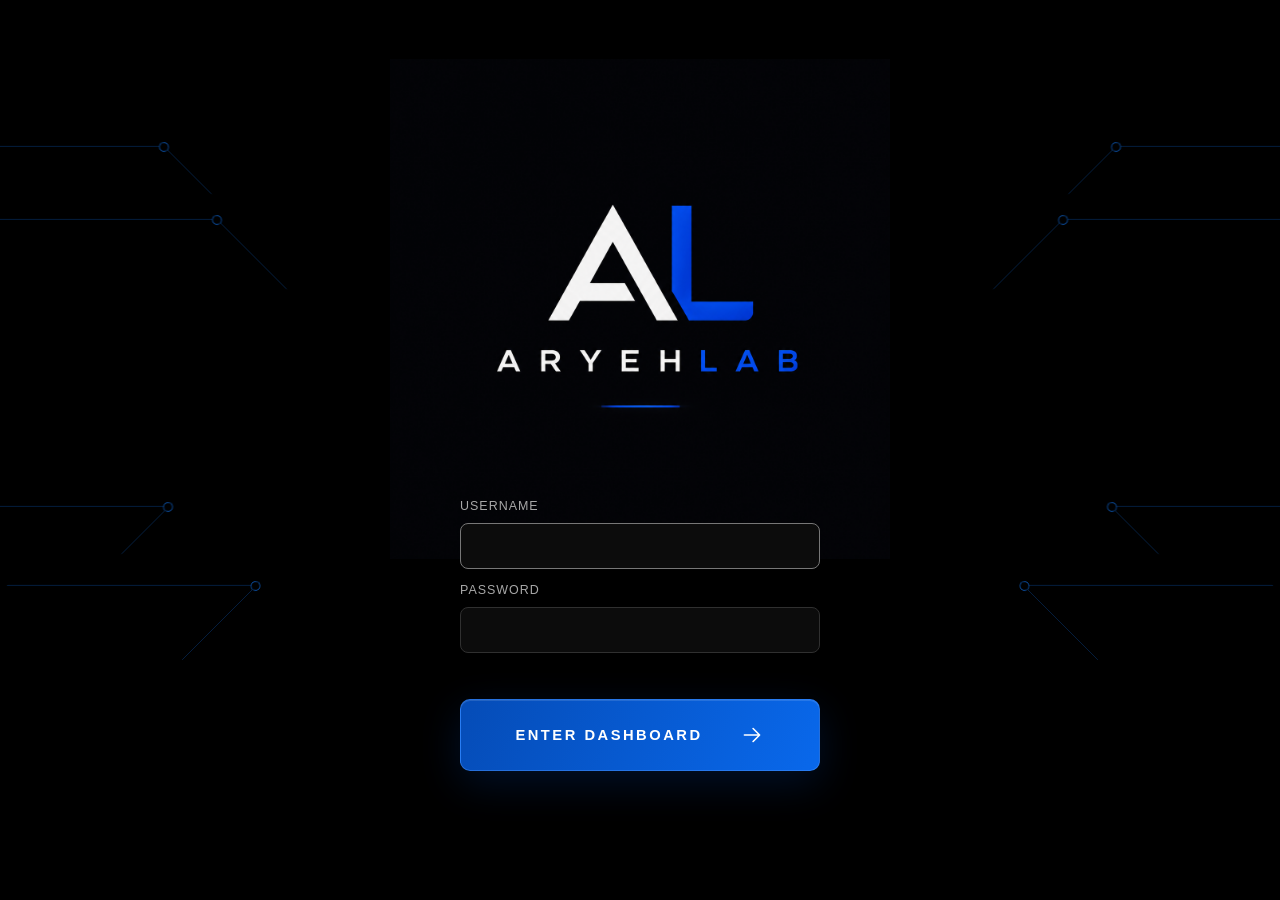
<file: public/index.html>
<!doctype html>
<html lang="en">
  <head>
    <meta charset="UTF-8">
    <meta name="viewport" content="width=device-width, initial-scale=1">
    <meta name="description" content="Sign in to Aryeh Lab.">
    <meta name="theme-color" content="#000000">
    <title>Sign in — Aryeh Lab</title>
    <link rel="icon" type="image/png" sizes="32x32" href="/public/assets/favicon_io/favicon-al-white-32.png">
    <link rel="icon" type="image/png" sizes="16x16" href="/public/assets/favicon_io/favicon-al-white-16.png">
    <link rel="apple-touch-icon" sizes="180x180" href="/public/assets/favicon_io/favicon-al-white-180.png">
    <link rel="manifest" href="/public/assets/favicon_io/site.webmanifest">
    <link rel="stylesheet" href="/public/styles.css?v=2">
  </head>
  <body>
    <div class="circuit circuit-left" aria-hidden="true">
      <i></i><i></i><i></i><i></i>
    </div>
    <div class="circuit circuit-right" aria-hidden="true">
      <i></i><i></i><i></i><i></i>
    </div>

    <main>
      <img class="logo" src="/public/assets/logo%20dark.png" alt="Aryeh Lab">

      <form class="login-form" action="/login" method="post">
        <input id="next" name="next" type="hidden">
        <label for="username">Username</label>
        <input id="username" name="username" type="text"
          autocomplete="username" required autofocus>
        <label for="password">Password</label>
        <input id="password" name="password" type="password"
          autocomplete="current-password" required>
        <p id="login-error" class="login-error" aria-live="polite"></p>
        <button class="sign-in" type="submit">
          <span>Enter dashboard</span>
          <svg viewBox="0 0 24 24" aria-hidden="true">
            <path d="M5 12h13M13 6l6 6-6 6"></path>
          </svg>
        </button>
      </form>
    </main>

    <script>
      const params = new URLSearchParams(window.location.search);
      document.querySelector("#next").value = params.get("next") || "";
      const error = params.get("error");
      const message = document.querySelector("#login-error");
      if (error === "locked") {
        message.textContent = "Too many attempts. Try again in 15 minutes.";
      } else if (error) {
        message.textContent = "Incorrect username or password.";
      }
    </script>
  </body>
</html>
</file>
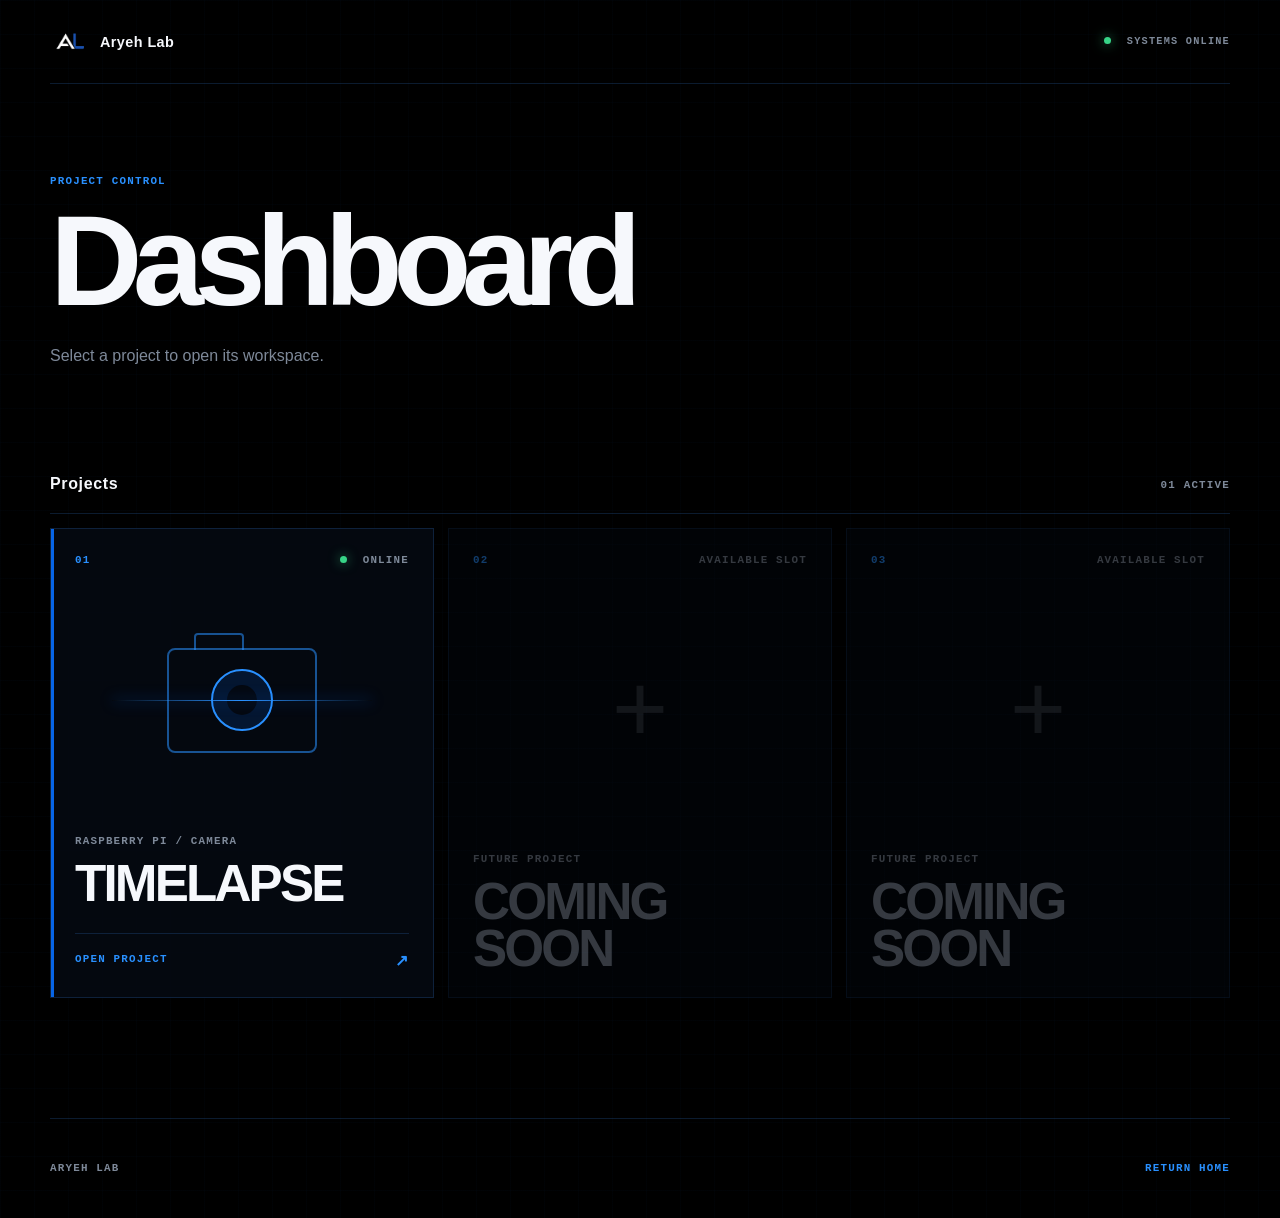
<file: public/dashboard.html>
<!doctype html>
<html lang="en">
  <head>
    <meta charset="UTF-8">
    <meta name="viewport" content="width=device-width, initial-scale=1">
    <meta name="description" content="Aryeh Lab project dashboard.">
    <meta name="theme-color" content="#000000">
    <title>Dashboard — Aryeh Lab</title>
    <link rel="icon" type="image/png" sizes="32x32" href="/public/assets/favicon_io/favicon-al-white-32.png">
    <link rel="icon" type="image/png" sizes="16x16" href="/public/assets/favicon_io/favicon-al-white-16.png">
    <link rel="icon" type="image/png" sizes="32x32" href="/public/assets/favicon_io/favicon-al-32.png" media="(prefers-color-scheme: light)">
    <link rel="icon" type="image/png" sizes="16x16" href="/public/assets/favicon_io/favicon-al-16.png" media="(prefers-color-scheme: light)">
    <link rel="apple-touch-icon" sizes="180x180" href="/public/assets/favicon_io/favicon-al-white-180.png">
    <link rel="manifest" href="/public/assets/favicon_io/site.webmanifest">
    <link rel="stylesheet" href="/public/dashboard.css">
  </head>
  <body>
    <header>
      <a class="brand" href="/" aria-label="Aryeh Lab home">
        <img src="/public/assets/favicon_io/favicon-al-white-192.png" alt="">
        <span>Aryeh Lab</span>
      </a>
      <div class="status"><i aria-hidden="true"></i> Systems online</div>
    </header>

    <main>
      <section class="intro">
        <p class="eyebrow">Project control</p>
        <h1>Dashboard</h1>
        <p>Select a project to open its workspace.</p>
      </section>

      <section class="projects" aria-labelledby="projects-title">
        <div class="section-heading">
          <h2 id="projects-title">Projects</h2>
          <span>01 active</span>
        </div>

        <div class="project-grid">
          <a class="project-card active" href="https://printercam.aryehlab.com">
            <div class="card-top">
              <span class="project-number">01</span>
              <span class="project-state"><i aria-hidden="true"></i> Online</span>
            </div>

            <div class="camera-graphic" aria-hidden="true">
              <div class="camera">
                <span></span>
              </div>
              <i class="scan-line"></i>
            </div>

            <div class="card-copy">
              <p>Raspberry Pi / Camera</p>
              <h3>Timelapse</h3>
              <span class="open-project">Open project <b aria-hidden="true">↗</b></span>
            </div>
          </a>

          <article class="project-card placeholder">
            <div class="card-top">
              <span class="project-number">02</span>
              <span>Available slot</span>
            </div>
            <div class="plus" aria-hidden="true">+</div>
            <div class="card-copy">
              <p>Future project</p>
              <h3>Coming soon</h3>
            </div>
          </article>

          <article class="project-card placeholder">
            <div class="card-top">
              <span class="project-number">03</span>
              <span>Available slot</span>
            </div>
            <div class="plus" aria-hidden="true">+</div>
            <div class="card-copy">
              <p>Future project</p>
              <h3>Coming soon</h3>
            </div>
          </article>
        </div>
      </section>
    </main>

    <footer>
      <span>Aryeh Lab</span>
      <a href="/">Return home</a>
    </footer>
  </body>
</html>
</file>
<file: public/styles.css>
:root {
  --night: #000;
  --blue: #075bd8;
  --blue-light: #1682ff;
  --line: rgba(15, 104, 212, .36);
  --text: #f4f7fb;
  --muted: #8491a4;
}

* {
  box-sizing: border-box;
}

html,
body {
  min-width: 320px;
  min-height: 100%;
}

body {
  min-height: 100vh;
  margin: 0;
  overflow: hidden;
  color: var(--text);
  background: #000;
  font-family: Arial, Helvetica, sans-serif;
}

main {
  position: relative;
  z-index: 2;
  min-height: 100vh;
  display: flex;
  flex-direction: column;
  align-items: center;
  justify-content: center;
  padding: 40px 24px 110px;
}

.logo {
  display: block;
  width: min(500px, 72vw);
  height: auto;
  margin-bottom: clamp(-72px, -5vw, -34px);
}

.sign-in {
  width: min(376px, 86vw);
  min-height: 72px;
  display: flex;
  align-items: center;
  justify-content: center;
  gap: 36px;
  border: 1px solid rgba(74, 149, 255, .48);
  border-radius: 10px;
  color: white;
  background: linear-gradient(115deg, #054cb7, #0968eb);
  box-shadow: 0 12px 40px rgba(0, 72, 184, .22), inset 0 1px rgba(255, 255, 255, .12);
  font-size: .92rem;
  font-weight: 700;
  letter-spacing: .17em;
  text-decoration: none;
  text-transform: uppercase;
  transition: transform 160ms ease, box-shadow 160ms ease, filter 160ms ease;
}

.login-form {
  width: min(360px, calc(100vw - 40px));
  display: grid;
  gap: 10px;
}

.login-form label {
  margin-top: 4px;
  color: #a7a7a7;
  font-size: 0.78rem;
  letter-spacing: 0.08em;
  text-transform: uppercase;
}

.login-form input:not([type="hidden"]) {
  width: 100%;
  padding: 13px 14px;
  border: 1px solid #303030;
  border-radius: 8px;
  outline: none;
  background: #0c0c0c;
  color: #fff;
  font: inherit;
}

.login-form input:focus {
  border-color: #777;
}

.login-form .sign-in {
  width: 100%;
  margin-top: 8px;
  cursor: pointer;
}

.login-error {
  min-height: 1.2em;
  margin: 2px 0 0;
  color: #ff7777;
  font-size: 0.82rem;
}

.sign-in svg {
  width: 26px;
  height: 26px;
  fill: none;
  stroke: currentColor;
  stroke-width: 1.5;
  stroke-linecap: round;
  stroke-linejoin: round;
  transition: transform 160ms ease;
}

.sign-in:hover,
.sign-in:focus-visible {
  transform: translateY(-3px);
  filter: brightness(1.12);
  box-shadow: 0 18px 52px rgba(0, 91, 225, .33), inset 0 1px rgba(255, 255, 255, .15);
  outline: none;
}

.sign-in:hover svg,
.sign-in:focus-visible svg {
  transform: translateX(5px);
}

.circuit {
  position: fixed;
  z-index: 1;
  top: 15%;
  width: 25vw;
  min-width: 260px;
  height: 62vh;
  opacity: .8;
  pointer-events: none;
}

.circuit-left {
  left: 0;
}

.circuit-right {
  right: 0;
  transform: scaleX(-1);
}

.circuit i {
  position: absolute;
  left: -30px;
  width: 78%;
  height: 48px;
  border-top: 1px solid var(--line);
  border-right: 1px solid var(--line);
  transform: skewX(45deg);
}

.circuit i::after {
  content: "";
  position: absolute;
  top: -5px;
  right: -5px;
  width: 8px;
  height: 8px;
  border: 1px solid rgba(17, 113, 231, .72);
  border-radius: 50%;
  background: var(--night);
  transform: skewX(-45deg);
}

.circuit i:nth-child(1) {
  top: 2%;
  width: 68%;
}

.circuit i:nth-child(2) {
  top: 15%;
  width: 88%;
  height: 70px;
}

.circuit i:nth-child(3) {
  bottom: 25%;
  width: 55%;
  transform: skewX(-45deg);
}

.circuit i:nth-child(3)::after {
  transform: skewX(45deg);
}

.circuit i:nth-child(4) {
  bottom: 6%;
  width: 78%;
  height: 75px;
  transform: skewX(-45deg);
}

.circuit i:nth-child(4)::after {
  transform: skewX(45deg);
}

@media (max-width: 700px) {
  main {
    padding-bottom: 90px;
  }

  .logo {
    width: min(440px, 94vw);
    margin-bottom: -38px;
  }

  .sign-in {
    min-height: 64px;
    gap: 20px;
    font-size: .76rem;
  }

  .circuit {
    min-width: 190px;
    opacity: .48;
  }
}

@media (prefers-reduced-motion: reduce) {
  *,
  *::before,
  *::after {
    transition: none !important;
  }
}
</file>
<file: public/dashboard.css>
:root {
  --black: #000;
  --panel: #050a12;
  --panel-hover: #07111f;
  --blue: #0765e8;
  --blue-light: #2990ff;
  --white: #f6f8fc;
  --muted: #7e8999;
  --line: rgba(52, 125, 213, .22);
}

* { box-sizing: border-box; }
html { min-width: 320px; background: var(--black); }
body {
  min-height: 100vh;
  margin: 0;
  color: var(--white);
  background:
    linear-gradient(rgba(16, 64, 121, .045) 1px, transparent 1px),
    linear-gradient(90deg, rgba(16, 64, 121, .045) 1px, transparent 1px),
    var(--black);
  background-size: 34px 34px;
  font-family: Arial, Helvetica, sans-serif;
}

a { color: inherit; }
header,
main,
footer {
  width: min(1180px, calc(100% - 48px));
  margin-inline: auto;
}

header {
  min-height: 84px;
  display: flex;
  align-items: center;
  justify-content: space-between;
  border-bottom: 1px solid var(--line);
}

.brand {
  display: inline-flex;
  align-items: center;
  gap: 12px;
  font-size: .9rem;
  font-weight: 700;
  letter-spacing: .03em;
  text-decoration: none;
}
.brand img { width: 38px; height: 38px; object-fit: contain; }
.status {
  color: var(--muted);
  font: 700 .64rem/1 "Courier New", monospace;
  letter-spacing: .12em;
  text-transform: uppercase;
}
.status i,
.project-state i {
  display: inline-block;
  width: 7px;
  height: 7px;
  margin-right: 8px;
  border-radius: 50%;
  background: #37d487;
  box-shadow: 0 0 12px rgba(55, 212, 135, .7);
}

main { padding: 90px 0 120px; }
.intro { max-width: 800px; }
.eyebrow,
.section-heading span,
.card-top,
.card-copy > p,
.open-project,
footer {
  font: 700 .68rem/1.3 "Courier New", monospace;
  letter-spacing: .11em;
  text-transform: uppercase;
}
.eyebrow { margin: 0 0 22px; color: var(--blue-light); }
h1 {
  margin: 0;
  font-size: clamp(4rem, 10vw, 8.8rem);
  line-height: .8;
  letter-spacing: -.075em;
}
.intro > p:last-child {
  margin: 34px 0 0;
  color: var(--muted);
  font-size: 1rem;
}

.projects { margin-top: 110px; }
.section-heading {
  display: flex;
  align-items: end;
  justify-content: space-between;
  padding-bottom: 20px;
  border-bottom: 1px solid var(--line);
}
.section-heading h2 {
  margin: 0;
  font-size: 1rem;
  letter-spacing: .04em;
}
.section-heading span { color: var(--muted); }

.project-grid {
  display: grid;
  grid-template-columns: repeat(3, 1fr);
  gap: 14px;
  margin-top: 14px;
}
.project-card {
  min-height: 470px;
  display: flex;
  flex-direction: column;
  padding: 24px;
  overflow: hidden;
  border: 1px solid var(--line);
  background: rgba(5, 10, 18, .88);
  text-decoration: none;
}
.project-card.active {
  position: relative;
  transition: border-color 160ms ease, background 160ms ease, transform 160ms ease;
}
.project-card.active::before {
  content: "";
  position: absolute;
  inset: 0 auto 0 0;
  width: 3px;
  background: var(--blue);
}
.project-card.active:hover,
.project-card.active:focus-visible {
  border-color: rgba(41, 144, 255, .72);
  background: var(--panel-hover);
  transform: translateY(-5px);
  outline: none;
}
.card-top {
  display: flex;
  justify-content: space-between;
  color: var(--muted);
}
.project-number { color: var(--blue-light); }
.camera-graphic {
  position: relative;
  flex: 1;
  display: grid;
  place-items: center;
}
.camera {
  position: relative;
  width: 150px;
  height: 105px;
  display: grid;
  place-items: center;
  border: 2px solid rgba(41, 144, 255, .55);
  border-radius: 8px;
}
.camera::before {
  content: "";
  position: absolute;
  top: -17px;
  left: 25px;
  width: 46px;
  height: 15px;
  border: 2px solid rgba(41, 144, 255, .55);
  border-bottom: 0;
  border-radius: 4px 4px 0 0;
}
.camera span {
  width: 62px;
  height: 62px;
  border: 2px solid var(--blue-light);
  border-radius: 50%;
  box-shadow: inset 0 0 0 14px rgba(7, 101, 232, .15);
}
.scan-line {
  position: absolute;
  width: 78%;
  height: 1px;
  background: linear-gradient(90deg, transparent, var(--blue-light), transparent);
  box-shadow: 0 0 14px var(--blue);
}
.card-copy { margin-top: auto; }
.card-copy > p { margin: 0 0 12px; color: var(--muted); }
.card-copy h3 {
  margin: 0;
  font-size: clamp(2.2rem, 4vw, 3.4rem);
  line-height: .92;
  letter-spacing: -.055em;
  text-transform: uppercase;
}
.open-project {
  display: flex;
  justify-content: space-between;
  margin-top: 26px;
  padding-top: 18px;
  border-top: 1px solid var(--line);
  color: var(--blue-light);
}
.open-project b { font-size: 1rem; }
.placeholder { opacity: .42; }
.plus {
  flex: 1;
  display: grid;
  place-items: center;
  color: rgba(126, 137, 153, .35);
  font-size: 6rem;
  font-weight: 200;
}
.placeholder h3 { color: var(--muted); }

footer {
  min-height: 100px;
  display: flex;
  align-items: center;
  justify-content: space-between;
  border-top: 1px solid var(--line);
  color: var(--muted);
}
footer a { color: var(--blue-light); text-decoration: none; }

@media (max-width: 900px) {
  .project-grid { grid-template-columns: 1fr 1fr; }
}

@media (max-width: 620px) {
  header,
  main,
  footer { width: min(100% - 28px, 1180px); }
  .status { display: none; }
  main { padding: 70px 0 90px; }
  .projects { margin-top: 80px; }
  .project-grid { grid-template-columns: 1fr; }
  .project-card { min-height: 420px; }
  .placeholder { min-height: 250px; }
}

@media (prefers-reduced-motion: reduce) {
  * { transition: none !important; }
}
</file>
